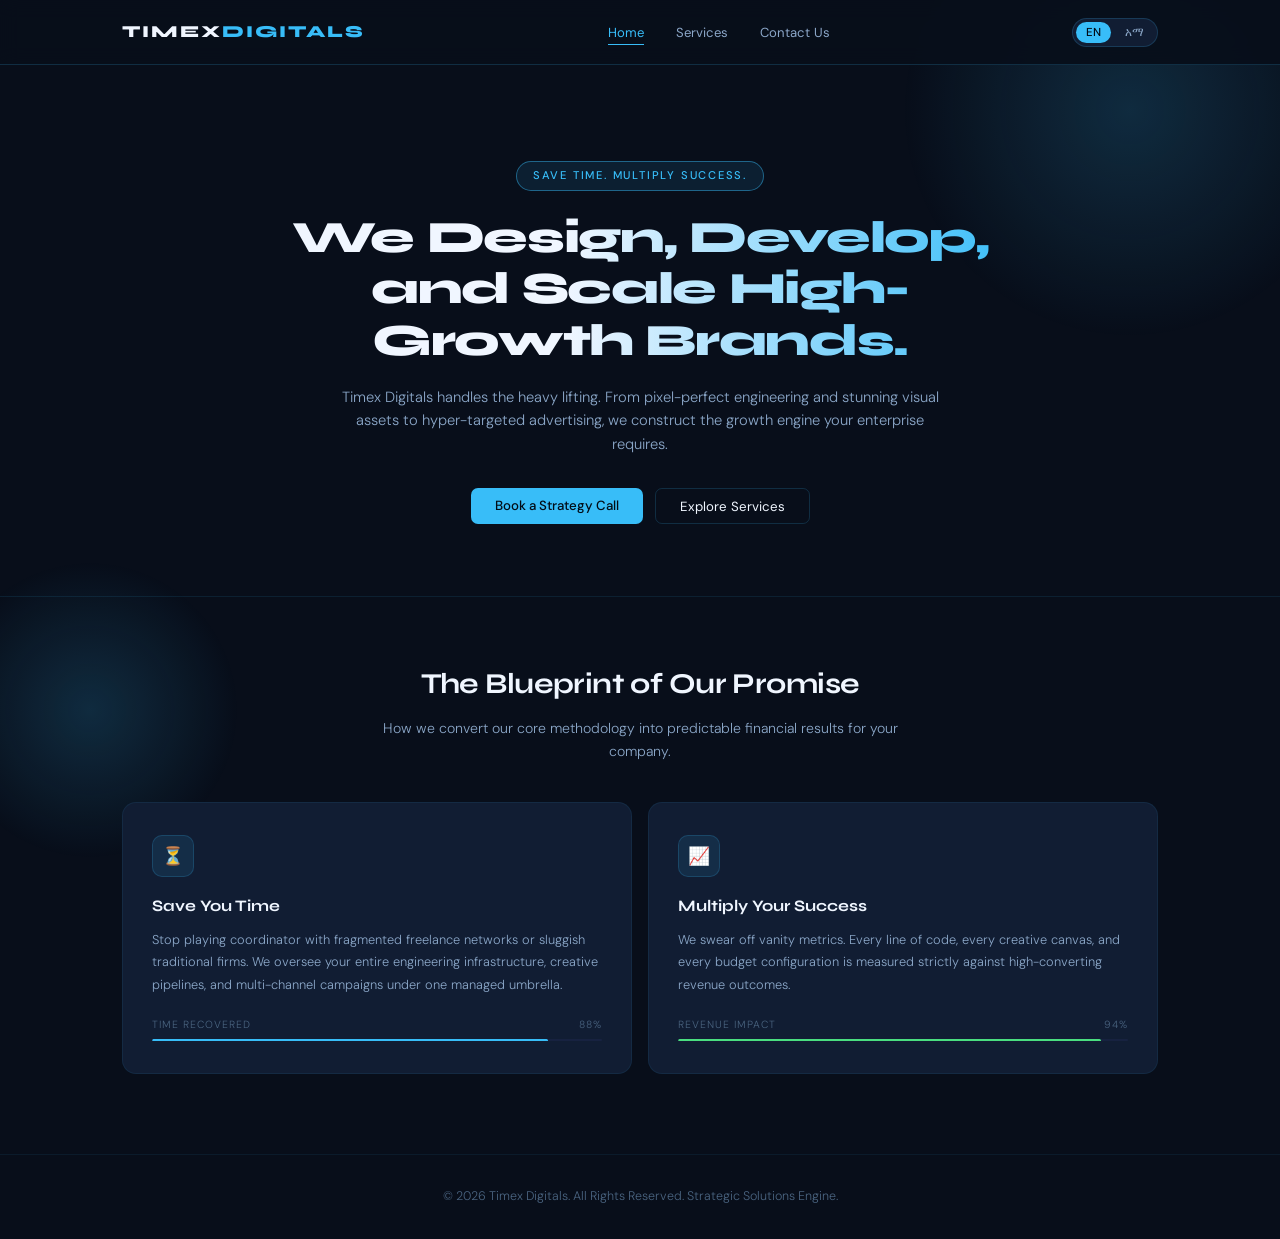
<file: index.html>
<!DOCTYPE html>
<html lang="en" id="html-root">
<head>
  <meta charset="UTF-8">
  <meta name="viewport" content="width=device-width, initial-scale=1.0">
  <title>Timex Digitals | Save Time. Multiply Success.</title>
  <link rel="stylesheet" href="style.css">
  <style>
    .hero-section {
      position: relative; z-index: 2;
      text-align: center;
      padding: 6rem 2rem 4.5rem;
      max-width: 820px;
      margin: 0 auto;
    }
    .hero-h1 {
      font-size: 2.8rem;
      margin-bottom: 1.2rem;
      animation: fadeUp .6s cubic-bezier(.22,.9,.36,1) .2s both,
                 shimmer 3.5s linear 1.2s infinite;
    }
    .hero-p {
      font-size: .92rem;
      max-width: 600px;
      margin: 0 auto 2rem;
      animation: fadeUp .6s cubic-bezier(.22,.9,.36,1) .35s both;
    }
    .hero-btns {
      display: flex; gap: 12px; justify-content: center; flex-wrap: wrap;
      animation: fadeUp .6s cubic-bezier(.22,.9,.36,1) .5s both;
    }
    .divider { border: none; border-top: 0.5px solid rgba(56,189,248,.1); }
    .promise-section {
      position: relative; z-index: 2;
      max-width: 1100px; margin: 0 auto;
      padding: 4rem 2rem 5rem;
    }
    .promise-title {
      font-family: 'Syne', sans-serif;
      font-size: 1.8rem; font-weight: 700; text-align: center;
      margin-bottom: .6rem; letter-spacing: -.02em;
      animation: fadeUp .6s cubic-bezier(.22,.9,.36,1) .15s both;
    }
    .promise-sub {
      text-align: center; font-size: .88rem; font-weight: 300;
      max-width: 520px; margin: 0 auto 2.5rem;
      animation: fadeUp .6s cubic-bezier(.22,.9,.36,1) .25s both;
    }
    .cards-grid {
      display: grid;
      grid-template-columns: repeat(auto-fit, minmax(280px, 1fr));
      gap: 16px;
    }
    .promise-card {
      animation: floatA 5s ease-in-out infinite;
    }
    .promise-card:last-child {
      animation: floatB 5s ease-in-out 1.2s infinite;
    }
  </style>
</head>
<body>

<div class="orb orb1"></div>
<div class="orb orb2"></div>

<header>
  <div class="nav-inner">
    <a class="logo-link" href="index.html">
      <div class="logo-text">TIMEX<span>DIGITALS</span></div>
    </a>
    <nav>
      <ul>
        <li><a href="index.html" class="active" data-key="nav_home">Home</a></li>
        <li><a href="services.html" data-key="nav_services">Services</a></li>
        <li><a href="contact.html" data-key="nav_contact">Contact Us</a></li>
      </ul>
    </nav>
    <div class="lang-toggle" role="group" aria-label="Language selector">
      <button class="lang-btn active" onclick="setLang('en')">EN</button>
      <button class="lang-btn" onclick="setLang('am')">አማ</button>
    </div>
  </div>
</header>

<main>
  <section class="hero-section">
    <span class="page-tag" data-key="hero_tag">Save time. Multiply success.</span>
    <h1 class="shimmer-title hero-h1" data-key="hero_h1">We Design, Develop, and Scale High-Growth Brands.</h1>
    <p class="hero-p muted" data-key="hero_p">Timex Digitals handles the heavy lifting. From pixel-perfect engineering and stunning visual assets to hyper-targeted advertising, we construct the growth engine your enterprise requires.</p>
    <div class="hero-btns">
      <a href="contact.html" class="btn-main" data-key="hero_cta1">Book a Strategy Call</a>
      <a href="services.html" class="btn-sec" data-key="hero_cta2">Explore Services</a>
    </div>
  </section>

  <hr class="divider">

  <section class="promise-section">
    <h2 class="promise-title" data-key="promise_title">The Blueprint of Our Promise</h2>
    <p class="promise-sub muted" data-key="promise_sub">How we convert our core methodology into predictable financial results for your company.</p>
    <div class="cards-grid">
      <div class="s-card promise-card">
        <div class="s-card-icon">⏳</div>
        <div class="s-card-title" data-key="card1_title">Save You Time</div>
        <p class="s-card-body" data-key="card1_body">Stop playing coordinator with fragmented freelance networks or sluggish traditional firms. We oversee your entire engineering infrastructure, creative pipelines, and multi-channel campaigns under one managed umbrella.</p>
        <div class="s-bar-wrap">
          <div class="s-bar-label"><span data-key="card1_bar">Time recovered</span><span>88%</span></div>
          <div class="s-bar-track"><div class="s-bar-fill" style="width:88%;animation-delay:.5s;"></div></div>
        </div>
      </div>
      <div class="s-card promise-card">
        <div class="s-card-icon">📈</div>
        <div class="s-card-title" data-key="card2_title">Multiply Your Success</div>
        <p class="s-card-body" data-key="card2_body">We swear off vanity metrics. Every line of code, every creative canvas, and every budget configuration is measured strictly against high-converting revenue outcomes.</p>
        <div class="s-bar-wrap">
          <div class="s-bar-label"><span data-key="card2_bar">Revenue impact</span><span>94%</span></div>
          <div class="s-bar-track"><div class="s-bar-fill" style="width:94%;animation-delay:.7s;background:#4ade80;"></div></div>
        </div>
      </div>
    </div>
  </section>
</main>

<footer>
  <p data-key="footer">&copy; 2026 Timex Digitals. All Rights Reserved. Strategic Solutions Engine.</p>
</footer>

<script src="lang.js"></script>
</body>
</html>
</file>
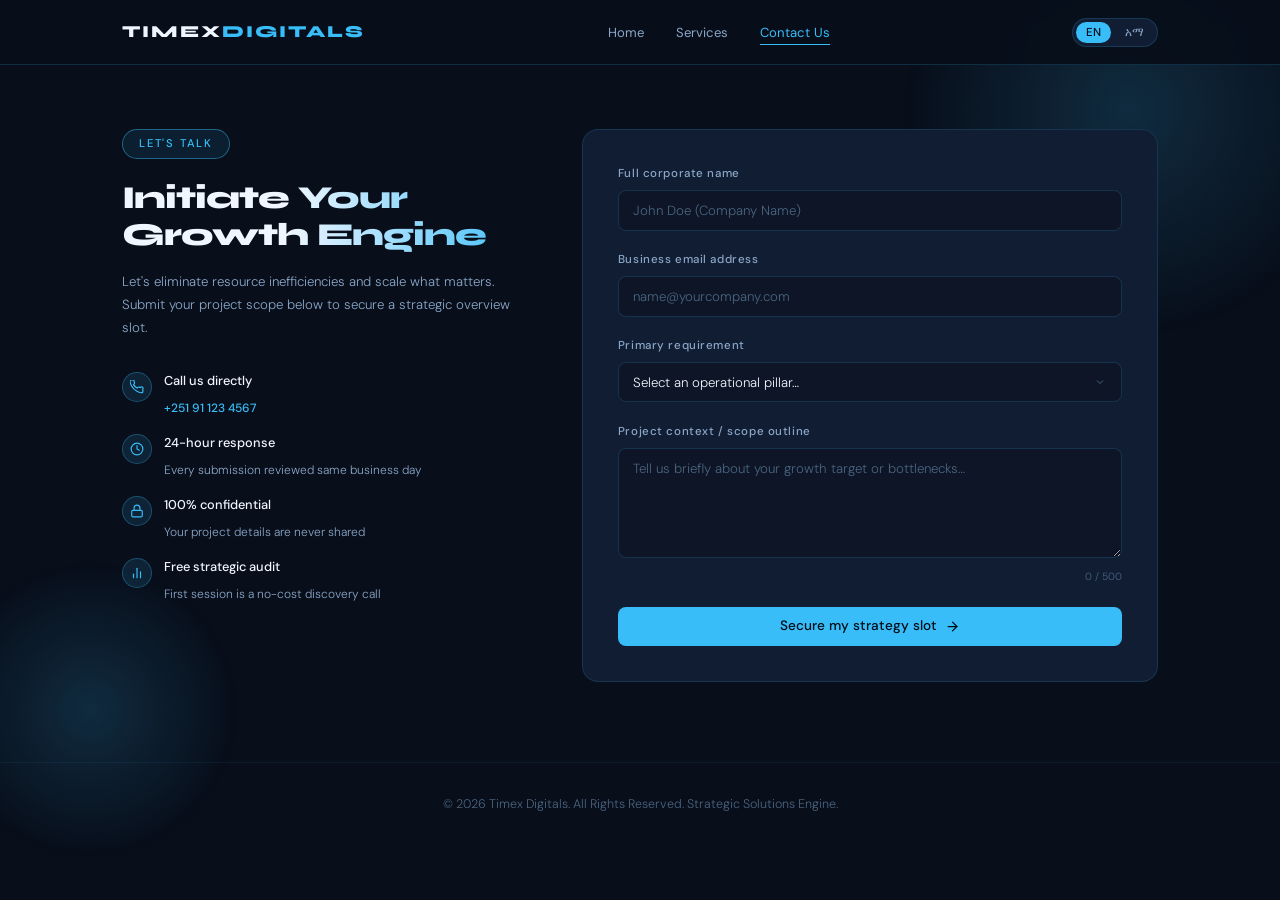
<file: contact.html>
<!DOCTYPE html>
<html lang="en" id="html-root">
<head>
  <meta charset="UTF-8">
  <meta name="viewport" content="width=device-width, initial-scale=1.0">
  <title>Secure a Consultation | Timex Digitals</title>
  <link rel="stylesheet" href="style.css">
  <style>
    .contact-wrap {
      position: relative; z-index: 2;
      max-width: 1100px; margin: 0 auto;
      padding: 4rem 2rem 5rem;
      display: grid;
      grid-template-columns: 1fr 1.4fr;
      gap: 3rem;
      align-items: start;
    }
    .contact-info { animation: fadeUp .55s cubic-bezier(.22,.9,.36,1) .1s both; }
    .page-h1 { font-size: 2rem; margin-bottom: 1rem; }
    .page-sub { font-size: .83rem; line-height: 1.75; margin-bottom: 2rem; animation: fadeUp .6s cubic-bezier(.22,.9,.36,1) .25s both; }

    .trust-items { display: flex; flex-direction: column; gap: 14px; }
    .trust-item  { display: flex; align-items: flex-start; gap: 12px; animation: fadeUp .5s cubic-bezier(.22,.9,.36,1) both; }
    .trust-item:nth-child(1){ animation-delay:.3s; }
    .trust-item:nth-child(2){ animation-delay:.42s; }
    .trust-item:nth-child(3){ animation-delay:.54s; }
    .trust-item:nth-child(4){ animation-delay:.66s; }

    .trust-dot {
      width: 30px; height: 30px; border-radius: 50%;
      background: rgba(56,189,248,.12); border: 0.5px solid rgba(56,189,248,.3);
      display: flex; align-items: center; justify-content: center; flex-shrink: 0; margin-top: 1px;
    }
    .trust-dot svg { width: 14px; height: 14px; stroke: #38bdf8; fill: none; stroke-width: 2; stroke-linecap: round; stroke-linejoin: round; }
    .trust-text strong { display: block; font-size: .8rem; font-weight: 500; color: #f0f6ff; margin-bottom: 2px; }
    .trust-text span   { font-size: .75rem; color: #8ba7c8; }
    .phone-link { color: #38bdf8 !important; font-weight: 500; text-decoration: none; transition: opacity .2s; }
    .phone-link:hover { opacity: .75; }

    .form-card {
      background: #111d33; border-radius: 16px;
      border: 0.5px solid rgba(56,189,248,.15);
      padding: 2.2rem;
      animation: fadeUp .6s cubic-bezier(.22,.9,.36,1) .2s both;
      transition: border-color .3s;
    }
    .form-card:focus-within { border-color: rgba(56,189,248,.35); }

    .field { position: relative; margin-bottom: 1.3rem; }
    .field label { display: block; font-size: .72rem; font-weight: 500; color: #8ba7c8; letter-spacing: .05em; margin-bottom: 6px; transition: color .2s; }
    .field:focus-within label { color: #38bdf8; }

    .field input, .field select, .field textarea {
      width: 100%; background: #0d1526;
      border: 0.5px solid rgba(56,189,248,.18);
      color: #f0f6ff; border-radius: 8px;
      padding: .68rem .9rem;
      font-family: 'DM Sans', sans-serif; font-size: .83rem; font-weight: 300;
      transition: border-color .2s, box-shadow .2s; outline: none;
      appearance: none; -webkit-appearance: none;
    }
    .field input:focus, .field select:focus, .field textarea:focus {
      border-color: #38bdf8;
      box-shadow: 0 0 0 3px rgba(56,189,248,.12);
    }
    .field input::placeholder, .field textarea::placeholder { color: #4a6480; }
    .field select {
      background-image: url("data:image/svg+xml,%3Csvg xmlns='http://www.w3.org/2000/svg' width='12' height='12' viewBox='0 0 24 24' fill='none' stroke='%234a6480' stroke-width='2'%3E%3Cpolyline points='6 9 12 15 18 9'%3E%3C/polyline%3E%3C/svg%3E");
      background-repeat: no-repeat; background-position: right .9rem center;
      padding-right: 2.2rem; cursor: pointer;
    }
    .field select option { background: #111d33; color: #f0f6ff; }
    .field textarea { resize: vertical; min-height: 110px; }

    .valid-icon { position: absolute; right: 10px; top: 50%; transform: translateY(-50%); opacity: 0; transition: opacity .25s; pointer-events: none; }
    .valid-icon svg { width: 14px; height: 14px; stroke: #4ade80; fill: none; stroke-width: 2.5; stroke-linecap: round; stroke-linejoin: round; }
    .field.valid .valid-icon { opacity: 1; }
    .field.valid input, .field.valid select, .field.valid textarea { border-color: rgba(74,222,128,.4); }

    .char-count { font-size: .65rem; color: #4a6480; text-align: right; margin-top: 4px; transition: color .2s; }
    .char-count.warn { color: #fbbf24; }

    .submit-btn {
      width: 100%; font-family: 'DM Sans', sans-serif; font-size: .85rem; font-weight: 500;
      padding: .75rem 1.5rem; border-radius: 8px; border: none; cursor: pointer;
      background: #38bdf8; color: #020c16; line-height: 1;
      display: flex; align-items: center; justify-content: center; gap: 8px;
      transition: transform .18s, box-shadow .18s;
    }
    .submit-btn:hover { transform: translateY(-2px); animation: pulseRing 1.4s ease infinite; }
    .submit-btn:active { transform: scale(.98); }
    .submit-btn:disabled { background: #172240; color: #4a6480; cursor: not-allowed; animation: none; transform: none; }

    .spin-ring { width: 16px; height: 16px; border-radius: 50%; border: 2px solid rgba(2,12,22,.3); border-top-color: #020c16; animation: spin .7s linear infinite; display: none; }

    .success-state { display: none; text-align: center; padding: 2rem 1rem; }
    .success-check {
      width: 56px; height: 56px; border-radius: 50%;
      background: rgba(74,222,128,.12); border: 0.5px solid rgba(74,222,128,.4);
      display: flex; align-items: center; justify-content: center; margin: 0 auto 1.2rem;
      animation: checkPop .5s cubic-bezier(.22,.9,.36,1) both;
    }
    .success-check svg { width: 22px; height: 22px; stroke: #4ade80; fill: none; stroke-width: 2.5; stroke-linecap: round; stroke-linejoin: round; }
    .success-h { font-family: 'Syne', sans-serif; font-size: 1.1rem; font-weight: 700; margin-bottom: .5rem; animation: successSlide .4s ease .1s both; opacity: 0; }
    .success-p { font-size: .8rem; color: #8ba7c8; animation: successSlide .4s ease .2s both; opacity: 0; }
  </style>
</head>
<body>

<div class="orb orb1"></div>
<div class="orb orb2"></div>

<header>
  <div class="nav-inner">
    <a class="logo-link" href="index.html">
      <div class="logo-text">TIMEX<span>DIGITALS</span></div>
    </a>
    <nav>
      <ul>
        <li><a href="index.html" data-key="nav_home">Home</a></li>
        <li><a href="services.html" data-key="nav_services">Services</a></li>
        <li><a href="contact.html" class="active" data-key="nav_contact">Contact Us</a></li>
      </ul>
    </nav>
    <div class="lang-toggle" role="group" aria-label="Language selector">
      <button class="lang-btn active" onclick="setLang('en')">EN</button>
      <button class="lang-btn" onclick="setLang('am')">አማ</button>
    </div>
  </div>
</header>

<main>
  <div class="contact-wrap">

    <!-- LEFT: info panel -->
    <div class="contact-info">
      <span class="page-tag" data-key="ct_tag">Let's talk</span>
      <h1 class="shimmer-title page-h1" data-key="ct_h1">Initiate Your Growth Engine</h1>
      <p class="page-sub muted" data-key="ct_sub">Let's eliminate resource inefficiencies and scale what matters. Submit your project scope below to secure a strategic overview slot.</p>

      <div class="trust-items">
        <!-- Phone -->
        <div class="trust-item">
          <div class="trust-dot">
            <svg viewBox="0 0 24 24"><path d="M22 16.92v3a2 2 0 01-2.18 2 19.79 19.79 0 01-8.63-3.07A19.5 19.5 0 013.07 10.8a19.79 19.79 0 01-3.07-8.68A2 2 0 012 0h3a2 2 0 012 1.72c.127.96.361 1.903.7 2.81a2 2 0 01-.45 2.11L6.09 7.91a16 16 0 006 6l1.27-1.27a2 2 0 012.11-.45c.907.339 1.85.573 2.81.7A2 2 0 0122 14.92z"/></svg>
          </div>
          <div class="trust-text">
            <strong data-key="ct_phone_label">Call us directly</strong>
            <!-- ✏️  REPLACE the number below with your real phone number -->
            <span><a href="tel:+251911234567" class="phone-link">+251 91 123 4567</a></span>
          </div>
        </div>
        <!-- 24h response -->
        <div class="trust-item">
          <div class="trust-dot">
            <svg viewBox="0 0 24 24"><circle cx="12" cy="12" r="10"/><polyline points="12 6 12 12 16 14"/></svg>
          </div>
          <div class="trust-text">
            <strong data-key="ct_trust1_h">24-hour response</strong>
            <span data-key="ct_trust1_p">Every submission reviewed same business day</span>
          </div>
        </div>
        <!-- Confidential -->
        <div class="trust-item">
          <div class="trust-dot">
            <svg viewBox="0 0 24 24"><rect x="3" y="11" width="18" height="11" rx="2" ry="2"/><path d="M7 11V7a5 5 0 0110 0v4"/></svg>
          </div>
          <div class="trust-text">
            <strong data-key="ct_trust2_h">100% confidential</strong>
            <span data-key="ct_trust2_p">Your project details are never shared</span>
          </div>
        </div>
        <!-- Free audit -->
        <div class="trust-item">
          <div class="trust-dot">
            <svg viewBox="0 0 24 24"><line x1="18" y1="20" x2="18" y2="10"/><line x1="12" y1="20" x2="12" y2="4"/><line x1="6" y1="20" x2="6" y2="14"/></svg>
          </div>
          <div class="trust-text">
            <strong data-key="ct_trust3_h">Free strategic audit</strong>
            <span data-key="ct_trust3_p">First session is a no-cost discovery call</span>
          </div>
        </div>
      </div>
    </div>

    <!-- RIGHT: form -->
   <div class="form-card" id="formCard">
      <form id="agencyForm" action="https://formspree.io/f/mkoelpaw" method="POST">
        <div id="formBody">
        <div class="field" id="f-name">
          <label for="client-name" data-key="f_name">Full corporate name</label>
          <input type="text" id="client-name" placeholder="John Doe (Company Name)" autocomplete="name">
          <div class="valid-icon"><svg viewBox="0 0 24 24"><polyline points="20 6 9 17 4 12"/></svg></div>
        </div>
        <div class="field" id="f-email">
          <label for="client-email" data-key="f_email">Business email address</label>
          <input type="email" id="client-email" placeholder="name@yourcompany.com" autocomplete="email">
          <div class="valid-icon"><svg viewBox="0 0 24 24"><polyline points="20 6 9 17 4 12"/></svg></div>
        </div>
        <div class="field" id="f-service">
          <label for="service-type" data-key="f_service">Primary requirement</label>
          <select id="service-type">
            <option value="" data-key="f_svc_placeholder">Select an operational pillar…</option>
            <option value="web-dev"    data-key="f_svc1">Web Development & Infrastructure</option>
            <option value="branding"   data-key="f_svc2">Graphic Design & Brand Architecture</option>
            <option value="marketing"  data-key="f_svc3">Ads Campaigns & Digital Optimization</option>
            <option value="consulting" data-key="f_svc4">Enterprise Business Consulting</option>
          </select>
          <div class="valid-icon"><svg viewBox="0 0 24 24"><polyline points="20 6 9 17 4 12"/></svg></div>
        </div>
        <div class="field" id="f-msg">
          <label for="project-notes" data-key="f_msg">Project context / scope outline</label>
          <textarea id="project-notes" placeholder="Tell us briefly about your growth target or bottlenecks…"></textarea>
          <div class="char-count" id="charCount">0 / 500</div>
          <div class="valid-icon" style="top:20px;transform:none;"><svg viewBox="0 0 24 24"><polyline points="20 6 9 17 4 12"/></svg></div>
        </div>
        <button class="submit-btn" id="submitBtn" type="button" onclick="handleSubmit()">
          <span id="btnText" data-key="f_submit">Secure my strategy slot</span>
          <div class="spin-ring" id="spinner"></div>
          <svg id="btnIcon" width="15" height="15" viewBox="0 0 24 24" fill="none" stroke="currentColor" stroke-width="2" stroke-linecap="round" stroke-linejoin="round"><line x1="5" y1="12" x2="19" y2="12"/><polyline points="12 5 19 12 12 19"/></svg>
        </button>
      </div>

      <div class="success-state" id="successState">
        <div class="success-check"><svg viewBox="0 0 24 24"><polyline points="20 6 9 17 4 12"/></svg></div>
        <div class="success-h" data-key="success_h">You're booked in.</div>
        <p class="success-p" data-key="success_p">We've received your scope outline and will be in touch within 24 hours to confirm your strategy session.</p>
      </div>
    </div>

  </div>
</main>

<footer>
  <p data-key="footer">&copy; 2026 Timex Digitals. All Rights Reserved. Strategic Solutions Engine.</p>
</footer>

<script>
  const nameEl    = document.getElementById('client-name');
  const emailEl   = document.getElementById('client-email');
  const serviceEl = document.getElementById('service-type');
  const msgEl     = document.getElementById('project-notes');
  const charCount = document.getElementById('charCount');

  function setValid(id, ok) {
    document.getElementById(id).classList.toggle('valid', ok);
  }

  nameEl.addEventListener('input',    () => setValid('f-name',    nameEl.value.trim().length > 2));
  emailEl.addEventListener('input',   () => setValid('f-email',   /^[^\s@]+@[^\s@]+\.[^\s@]+$/.test(emailEl.value)));
  serviceEl.addEventListener('change',() => setValid('f-service', serviceEl.value !== ''));
  msgEl.addEventListener('input', () => {
    const l = msgEl.value.length;
    charCount.textContent = l + ' / 500';
    charCount.classList.toggle('warn', l > 400);
    setValid('f-msg', l > 20);
    if (l > 500) msgEl.value = msgEl.value.slice(0, 500);
  });

  function handleSubmit() {
    const ok = nameEl.value.trim().length > 2
      && /^[^\s@]+@[^\s@]+\.[^\s@]+$/.test(emailEl.value)
      && serviceEl.value !== ''
      && msgEl.value.length > 20;

    if (!ok) {
      if (nameEl.value.trim().length <= 2)                          nameEl.focus();
      else if (!/^[^\s@]+@[^\s@]+\.[^\s@]+$/.test(emailEl.value)) emailEl.focus();
      else if (!serviceEl.value)                                    serviceEl.focus();
      else                                                          msgEl.focus();
      return;
    }

    const btn  = document.getElementById('submitBtn');
    const txt  = document.getElementById('btnText');
    const spin = document.getElementById('spinner');
    const icon = document.getElementById('btnIcon');

    btn.disabled        = true;
    txt.textContent     = 'Submitting…';
    spin.style.display  = 'block';
    icon.style.display  = 'none';

    setTimeout(() => {
      document.getElementById('formBody').style.display  = 'none';
      document.getElementById('successState').style.display = 'block';
    }, 1600);
  }
</script>
<script src="lang.js"></script>
</body>
</html>
</file>
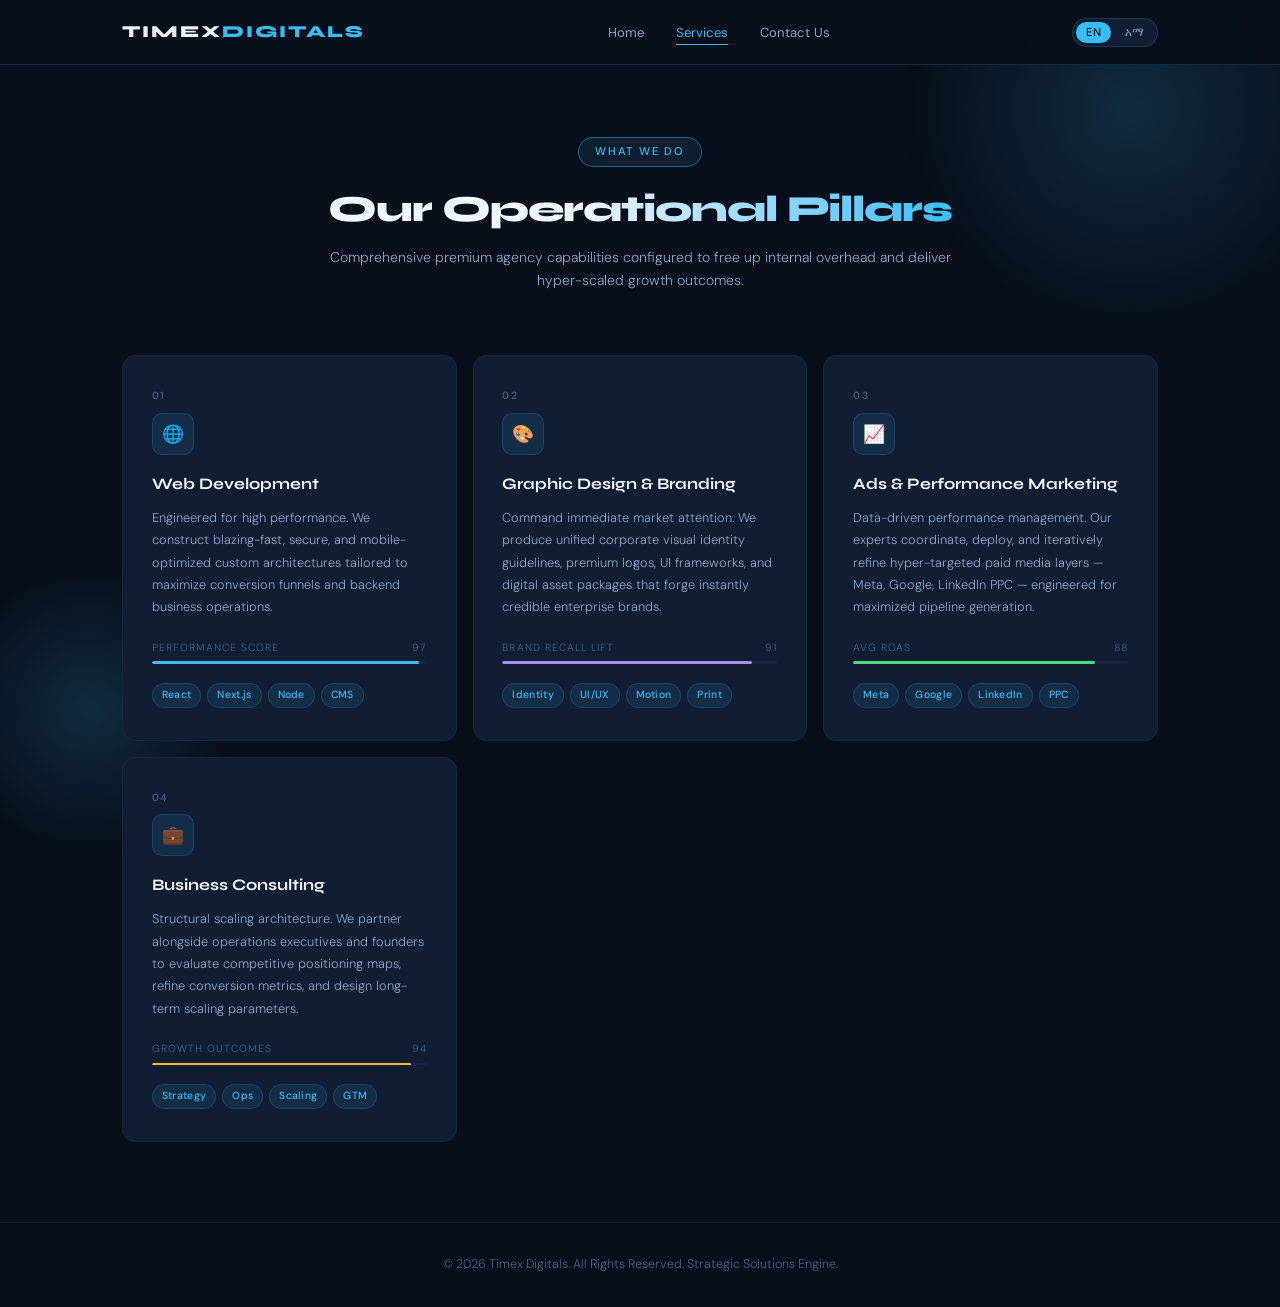
<file: services.html>
<!DOCTYPE html>
<html lang="en" id="html-root">
<head>
  <meta charset="UTF-8">
  <meta name="viewport" content="width=device-width, initial-scale=1.0">
  <title>Our Services | Timex Digitals</title>
  <link rel="stylesheet" href="style.css">
  <style>
    .services-hero {
      position: relative; z-index: 2;
      text-align: center;
      padding: 4.5rem 2rem 3rem;
      max-width: 700px; margin: 0 auto;
    }
    .page-h1 { font-size: 2.3rem; margin-bottom: 1rem; }
    .page-sub {
      font-size: .88rem;
      animation: fadeUp .6s cubic-bezier(.22,.9,.36,1) .35s both;
    }
    .services-grid {
      position: relative; z-index: 2;
      max-width: 1100px; margin: 0 auto;
      padding: 1rem 2rem 5rem;
      display: grid;
      grid-template-columns: repeat(auto-fit, minmax(260px, 1fr));
      gap: 16px;
    }
    .s-card:nth-child(1) { animation: floatA 5s ease-in-out 0s   infinite, fadeUp .55s cubic-bezier(.22,.9,.36,1) .10s both; }
    .s-card:nth-child(2) { animation: floatB 5s ease-in-out .9s  infinite, fadeUp .55s cubic-bezier(.22,.9,.36,1) .22s both; }
    .s-card:nth-child(3) { animation: floatA 5s ease-in-out 1.8s infinite, fadeUp .55s cubic-bezier(.22,.9,.36,1) .34s both; }
    .s-card:nth-child(4) { animation: floatB 5s ease-in-out 2.7s infinite, fadeUp .55s cubic-bezier(.22,.9,.36,1) .46s both; }
  </style>
</head>
<body>

<div class="orb orb1"></div>
<div class="orb orb2"></div>

<header>
  <div class="nav-inner">
    <a class="logo-link" href="index.html">
      <div class="logo-text">TIMEX<span>DIGITALS</span></div>
    </a>
    <nav>
      <ul>
        <li><a href="index.html" data-key="nav_home">Home</a></li>
        <li><a href="services.html" class="active" data-key="nav_services">Services</a></li>
        <li><a href="contact.html" data-key="nav_contact">Contact Us</a></li>
      </ul>
    </nav>
    <div class="lang-toggle" role="group" aria-label="Language selector">
      <button class="lang-btn active" onclick="setLang('en')">EN</button>
      <button class="lang-btn" onclick="setLang('am')">አማ</button>
    </div>
  </div>
</header>

<main>
  <div class="services-hero">
    <span class="page-tag" data-key="svc_tag">What we do</span>
    <h1 class="shimmer-title page-h1" data-key="svc_h1">Our Operational Pillars</h1>
    <p class="page-sub muted" data-key="svc_sub">Comprehensive premium agency capabilities configured to free up internal overhead and deliver hyper-scaled growth outcomes.</p>
  </div>

  <div class="services-grid">
    <div class="s-card">
      <div class="s-card-num">01</div>
      <div class="s-card-icon">🌐</div>
      <div class="s-card-title" data-key="s1_title">Web Development</div>
      <p class="s-card-body" data-key="s1_body">Engineered for high performance. We construct blazing-fast, secure, and mobile-optimized custom architectures tailored to maximize conversion funnels and backend business operations.</p>
      <div class="s-bar-wrap">
        <div class="s-bar-label"><span data-key="s1_bar">Performance score</span><span>97</span></div>
        <div class="s-bar-track"><div class="s-bar-fill" style="width:97%;animation-delay:.5s;"></div></div>
      </div>
      <div class="s-tags"><span class="s-tag">React</span><span class="s-tag">Next.js</span><span class="s-tag">Node</span><span class="s-tag">CMS</span></div>
    </div>

    <div class="s-card">
      <div class="s-card-num">02</div>
      <div class="s-card-icon">🎨</div>
      <div class="s-card-title" data-key="s2_title">Graphic Design & Branding</div>
      <p class="s-card-body" data-key="s2_body">Command immediate market attention. We produce unified corporate visual identity guidelines, premium logos, UI frameworks, and digital asset packages that forge instantly credible enterprise brands.</p>
      <div class="s-bar-wrap">
        <div class="s-bar-label"><span data-key="s2_bar">Brand recall lift</span><span>91</span></div>
        <div class="s-bar-track"><div class="s-bar-fill" style="width:91%;animation-delay:.65s;background:#a78bfa;"></div></div>
      </div>
      <div class="s-tags"><span class="s-tag">Identity</span><span class="s-tag">UI/UX</span><span class="s-tag">Motion</span><span class="s-tag">Print</span></div>
    </div>

    <div class="s-card">
      <div class="s-card-num">03</div>
      <div class="s-card-icon">📈</div>
      <div class="s-card-title" data-key="s3_title">Ads & Performance Marketing</div>
      <p class="s-card-body" data-key="s3_body">Data-driven performance management. Our experts coordinate, deploy, and iteratively refine hyper-targeted paid media layers — Meta, Google, LinkedIn PPC — engineered for maximized pipeline generation.</p>
      <div class="s-bar-wrap">
        <div class="s-bar-label"><span data-key="s3_bar">Avg ROAS</span><span>88</span></div>
        <div class="s-bar-track"><div class="s-bar-fill" style="width:88%;animation-delay:.8s;background:#4ade80;"></div></div>
      </div>
      <div class="s-tags"><span class="s-tag">Meta</span><span class="s-tag">Google</span><span class="s-tag">LinkedIn</span><span class="s-tag">PPC</span></div>
    </div>

    <div class="s-card">
      <div class="s-card-num">04</div>
      <div class="s-card-icon">💼</div>
      <div class="s-card-title" data-key="s4_title">Business Consulting</div>
      <p class="s-card-body" data-key="s4_body">Structural scaling architecture. We partner alongside operations executives and founders to evaluate competitive positioning maps, refine conversion metrics, and design long-term scaling parameters.</p>
      <div class="s-bar-wrap">
        <div class="s-bar-label"><span data-key="s4_bar">Growth outcomes</span><span>94</span></div>
        <div class="s-bar-track"><div class="s-bar-fill" style="width:94%;animation-delay:.95s;background:#fbbf24;"></div></div>
      </div>
      <div class="s-tags"><span class="s-tag">Strategy</span><span class="s-tag">Ops</span><span class="s-tag">Scaling</span><span class="s-tag">GTM</span></div>
    </div>
  </div>
</main>

<footer>
  <p data-key="footer">&copy; 2026 Timex Digitals. All Rights Reserved. Strategic Solutions Engine.</p>
</footer>

<script src="lang.js"></script>
</body>
</html>
</file>
<file: style.css>
@import url('https://fonts.googleapis.com/css2?family=Syne:wght@400;700;800&family=DM+Sans:wght@300;400;500&display=swap');

/* ============================================================
   ANIMATIONS
   ============================================================ */
@keyframes fadeUp    { from{opacity:0;transform:translateY(24px);}to{opacity:1;transform:translateY(0);} }
@keyframes fadeIn    { from{opacity:0;}to{opacity:1;} }
@keyframes shimmer   { 0%{background-position:-200% center;}100%{background-position:200% center;} }
@keyframes tagSlide  { from{opacity:0;transform:translateX(-10px);}to{opacity:1;transform:translateX(0);} }
@keyframes pulseRing { 0%,100%{box-shadow:0 0 0 0 rgba(56,189,248,.35);}50%{box-shadow:0 0 0 9px rgba(56,189,248,0);} }
@keyframes floatA    { 0%,100%{transform:translateY(0);}50%{transform:translateY(-6px);} }
@keyframes floatB    { 0%,100%{transform:translateY(0);}50%{transform:translateY(-6px);} }
@keyframes orbPulse  { 0%,100%{opacity:.06;transform:scale(1);}50%{opacity:.13;transform:scale(1.07);} }
@keyframes barFill   { from{transform:scaleX(0);}to{transform:scaleX(1);} }
@keyframes iconBounce{ 0%,100%{transform:translateY(0);}40%{transform:translateY(-5px);}70%{transform:translateY(-2px);} }
@keyframes checkPop  { 0%{transform:scale(0) rotate(-20deg);opacity:0;}70%{transform:scale(1.2) rotate(4deg);}100%{transform:scale(1) rotate(0);opacity:1;} }
@keyframes spin      { from{transform:rotate(0deg);}to{transform:rotate(360deg);} }
@keyframes successSlide { from{opacity:0;transform:translateY(16px);}to{opacity:1;transform:translateY(0);} }

/* ============================================================
   RESET & BASE
   ============================================================ */
*, *::before, *::after { margin:0; padding:0; box-sizing:border-box; }

:root {
  --bg:     #080e1a;
  --s0:     #0d1526;
  --s1:     #111d33;
  --s2:     #172240;
  --bd:     rgba(56,189,248,.08);
  --bm:     rgba(56,189,248,.18);
  --bh:     rgba(56,189,248,.45);
  --ac:     #38bdf8;
  --ad:     rgba(56,189,248,.10);
  --ag:     rgba(56,189,248,.25);
  --t1:     #f0f6ff;
  --t2:     #8ba7c8;
  --t3:     #4a6480;
  --fd:     'Syne', sans-serif;
  --fb:     'DM Sans', sans-serif;
  --radius: 14px;
}

body {
  background: var(--bg);
  color: var(--t1);
  font-family: var(--fb);
  font-weight: 300;
  line-height: 1.6;
  overflow-x: hidden;
}

a { text-decoration: none; color: inherit; }

/* ============================================================
   AMBIENT ORBS (placed by each page)
   ============================================================ */
.orb {
  position: fixed;
  border-radius: 50%;
  background: radial-gradient(circle, rgba(56,189,248,.17) 0%, transparent 70%);
  pointer-events: none;
  z-index: 0;
  animation: orbPulse 7s ease-in-out infinite;
}
.orb1 { width:460px; height:460px; top:-120px; right:-80px; animation-delay:0s; }
.orb2 { width:300px; height:300px; bottom:40px; left:-60px;  animation-delay:3.5s; }

/* ============================================================
   LANGUAGE TOGGLE
   ============================================================ */
.lang-toggle {
  display: flex;
  align-items: center;
  gap: 4px;
  background: var(--s1);
  border: 0.5px solid var(--bm);
  border-radius: 100px;
  padding: 3px;
  cursor: pointer;
  flex-shrink: 0;
}
.lang-btn {
  font-family: var(--fb);
  font-size: .72rem;
  font-weight: 500;
  padding: 3px 10px;
  border-radius: 100px;
  border: none;
  background: transparent;
  color: var(--t2);
  cursor: pointer;
  transition: background .2s, color .2s;
}
.lang-btn.active {
  background: var(--ac);
  color: #020c16;
}

/* ============================================================
   HEADER & NAV
   ============================================================ */
header {
  position: sticky;
  top: 0;
  z-index: 100;
  background: rgba(8,14,26,.93);
  border-bottom: 0.5px solid var(--bm);
  animation: fadeIn .4s ease both;
  backdrop-filter: blur(10px);
  -webkit-backdrop-filter: blur(10px);
}
.nav-inner {
  max-width: 1100px;
  margin: 0 auto;
  display: flex;
  align-items: center;
  justify-content: space-between;
  padding: 1.1rem 2rem;
  gap: 1.5rem;
}
.logo-link { text-decoration: none; flex-shrink: 0; }
.logo-text {
  font-family: var(--fd);
  font-size: 1.05rem;
  font-weight: 800;
  letter-spacing: .12em;
  color: var(--t1);
  text-transform: uppercase;
}
.logo-text span { color: var(--ac); }

nav ul { list-style: none; display: flex; gap: 2rem; }
nav a {
  font-size: .82rem;
  font-weight: 400;
  color: var(--t2);
  position: relative;
  transition: color .2s;
}
nav a::after {
  content: '';
  position: absolute;
  bottom: -4px; left: 0; right: 0;
  height: 1.5px;
  background: var(--ac);
  transform: scaleX(0);
  transform-origin: left;
  transition: transform .25s cubic-bezier(.22,.9,.36,1);
}
nav a:hover, nav a.active { color: var(--ac); }
nav a:hover::after, nav a.active::after { transform: scaleX(1); }

/* ============================================================
   SHARED SECTION HELPERS
   ============================================================ */
.page-tag {
  display: inline-block;
  font-size: .7rem;
  font-weight: 500;
  letter-spacing: .16em;
  text-transform: uppercase;
  color: var(--ac);
  background: var(--ad);
  border: 0.5px solid var(--bh);
  padding: 5px 16px;
  border-radius: 100px;
  margin-bottom: 1.3rem;
  animation: tagSlide .5s cubic-bezier(.22,.9,.36,1) .05s both;
}

.shimmer-title {
  font-family: var(--fd);
  font-weight: 800;
  line-height: 1.15;
  letter-spacing: -.03em;
  background: linear-gradient(90deg, var(--t1) 20%, var(--ac) 50%, var(--t1) 80%);
  background-size: 200% auto;
  -webkit-background-clip: text;
  -webkit-text-fill-color: transparent;
  background-clip: text;
  animation: fadeUp .6s cubic-bezier(.22,.9,.36,1) .15s both,
             shimmer 3.5s linear 1s infinite;
}

.muted { color: var(--t2); font-weight: 300; }

/* ============================================================
   BUTTONS
   ============================================================ */
.btn-main {
  display: inline-block;
  font-family: var(--fb);
  font-size: .83rem;
  font-weight: 500;
  padding: .65rem 1.5rem;
  border-radius: 7px;
  border: none;
  cursor: pointer;
  line-height: 1;
  background: var(--ac);
  color: #020c16;
  transition: transform .18s, box-shadow .18s;
}
.btn-main:hover {
  transform: translateY(-2px);
  animation: pulseRing 1.4s ease infinite;
}
.btn-sec {
  display: inline-block;
  font-family: var(--fb);
  font-size: .83rem;
  font-weight: 400;
  padding: .65rem 1.5rem;
  border-radius: 7px;
  cursor: pointer;
  line-height: 1;
  background: transparent;
  color: var(--t1);
  border: 0.5px solid var(--bm);
  transition: background .2s, border-color .2s, transform .18s;
}
.btn-sec:hover {
  background: var(--ad);
  border-color: var(--bh);
  transform: translateY(-1px);
}

/* ============================================================
   CARDS
   ============================================================ */
.s-card {
  background: var(--s1);
  border-radius: var(--radius);
  border: 0.5px solid var(--bd);
  padding: 2rem 1.8rem;
  cursor: default;
  transition: border-color .25s, background .25s, transform .3s cubic-bezier(.22,.9,.36,1);
}
.s-card:hover {
  border-color: var(--bh);
  background: var(--s2);
  transform: translateY(-8px) scale(1.015) !important;
  animation-play-state: paused;
}
.s-card-icon {
  width: 42px; height: 42px;
  border-radius: 10px;
  background: var(--ad);
  border: 0.5px solid var(--bm);
  display: flex; align-items: center; justify-content: center;
  font-size: 1.1rem;
  margin-bottom: 1rem;
  transition: background .2s, border-color .2s;
}
.s-card:hover .s-card-icon {
  background: rgba(56,189,248,.18);
  border-color: var(--bh);
  animation: iconBounce .5s ease;
}
.s-card-num  { font-size:.65rem; font-weight:500; letter-spacing:.15em; text-transform:uppercase; color:var(--t3); margin-bottom:.5rem; }
.s-card-title{ font-family:var(--fd); font-size:1rem; font-weight:700; margin-bottom:.65rem; color:var(--t1); }
.s-card-body { font-size:.8rem; color:var(--t2); line-height:1.75; }

.s-bar-wrap  { margin-top:1.3rem; }
.s-bar-label { font-size:.65rem; letter-spacing:.1em; text-transform:uppercase; color:var(--t3); margin-bottom:5px; display:flex; justify-content:space-between; }
.s-bar-track { height:2.5px; background:var(--s2); border-radius:100px; overflow:hidden; }
.s-bar-fill  { height:100%; border-radius:100px; background:var(--ac); transform-origin:left; animation:barFill 1s cubic-bezier(.22,.9,.36,1) both; }

.s-tags { display:flex; flex-wrap:wrap; gap:6px; margin-top:1.2rem; }
.s-tag  {
  font-size:.65rem; font-weight:500;
  padding:3px 9px; border-radius:100px;
  background:var(--ad); color:var(--ac);
  border:0.5px solid var(--bm);
  letter-spacing:.03em;
  transition:background .18s, border-color .18s;
}
.s-tag:hover { background:rgba(56,189,248,.18); border-color:var(--bh); }

/* ============================================================
   FOOTER
   ============================================================ */
footer {
  position: relative; z-index: 2;
  border-top: 0.5px solid var(--bd);
  text-align: center;
  padding: 2rem;
  font-size: .78rem;
  color: var(--t3);
  animation: fadeIn .5s ease .9s both;
}

/* ============================================================
   RESPONSIVE
   ============================================================ */
@media (max-width: 700px) {
  .nav-inner { flex-wrap: wrap; padding: 1rem 1.2rem; }
  nav ul     { gap: 1.2rem; }
  .hero-h1, .page-h1 { font-size: 1.8rem !important; }
  .contact-wrap { grid-template-columns: 1fr !important; }
}
</file>
